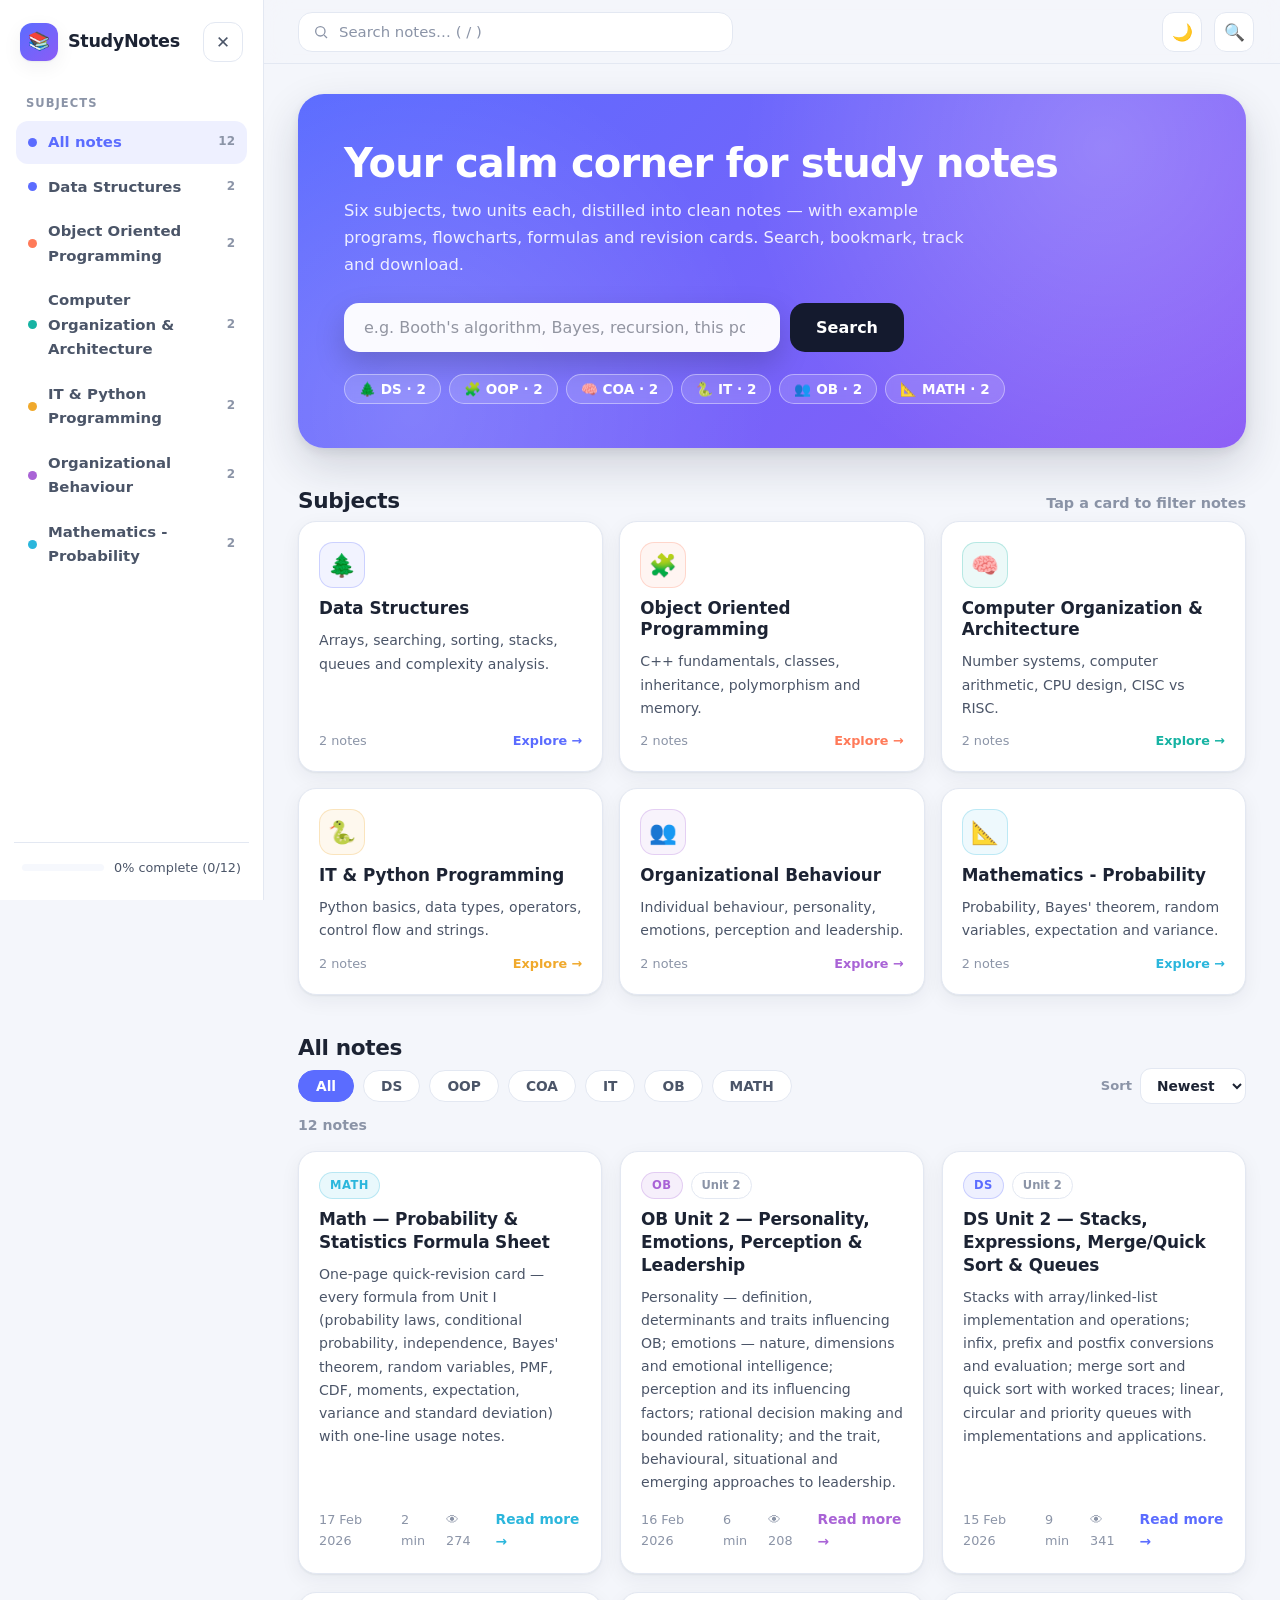
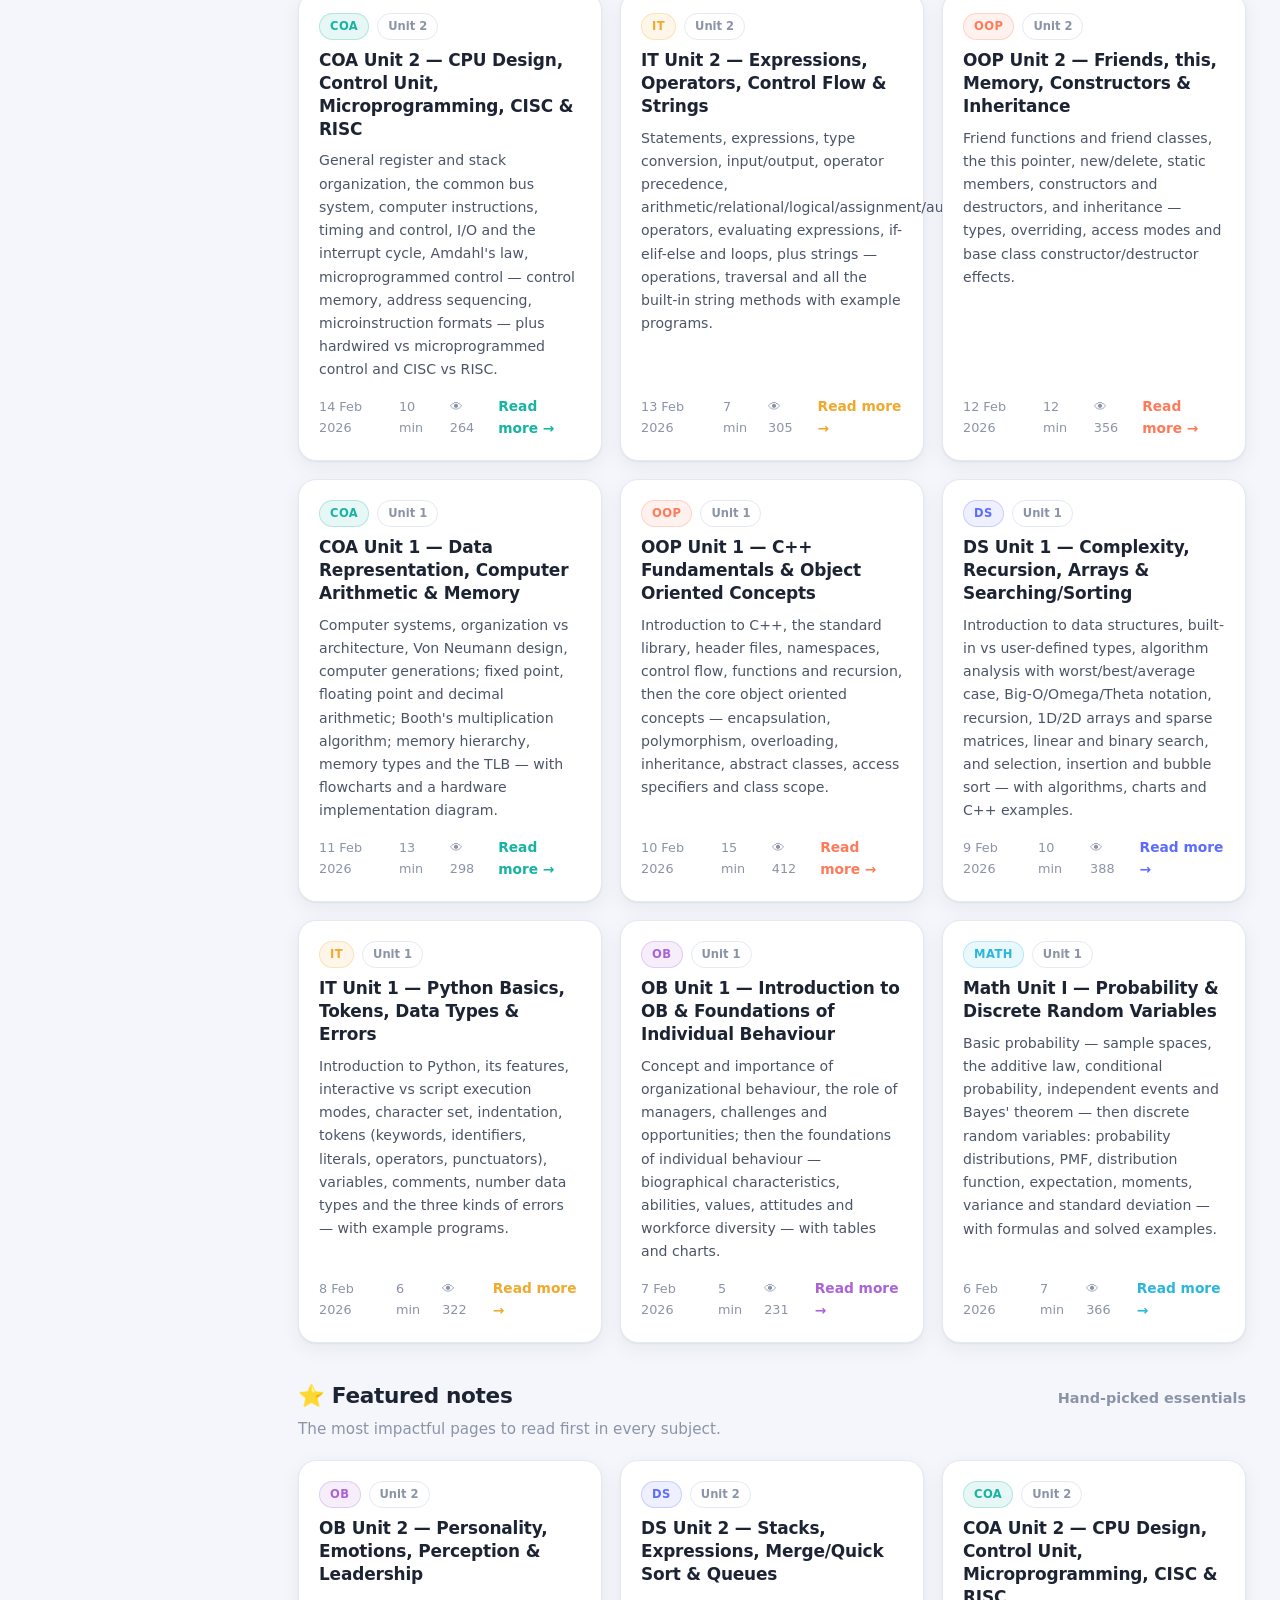
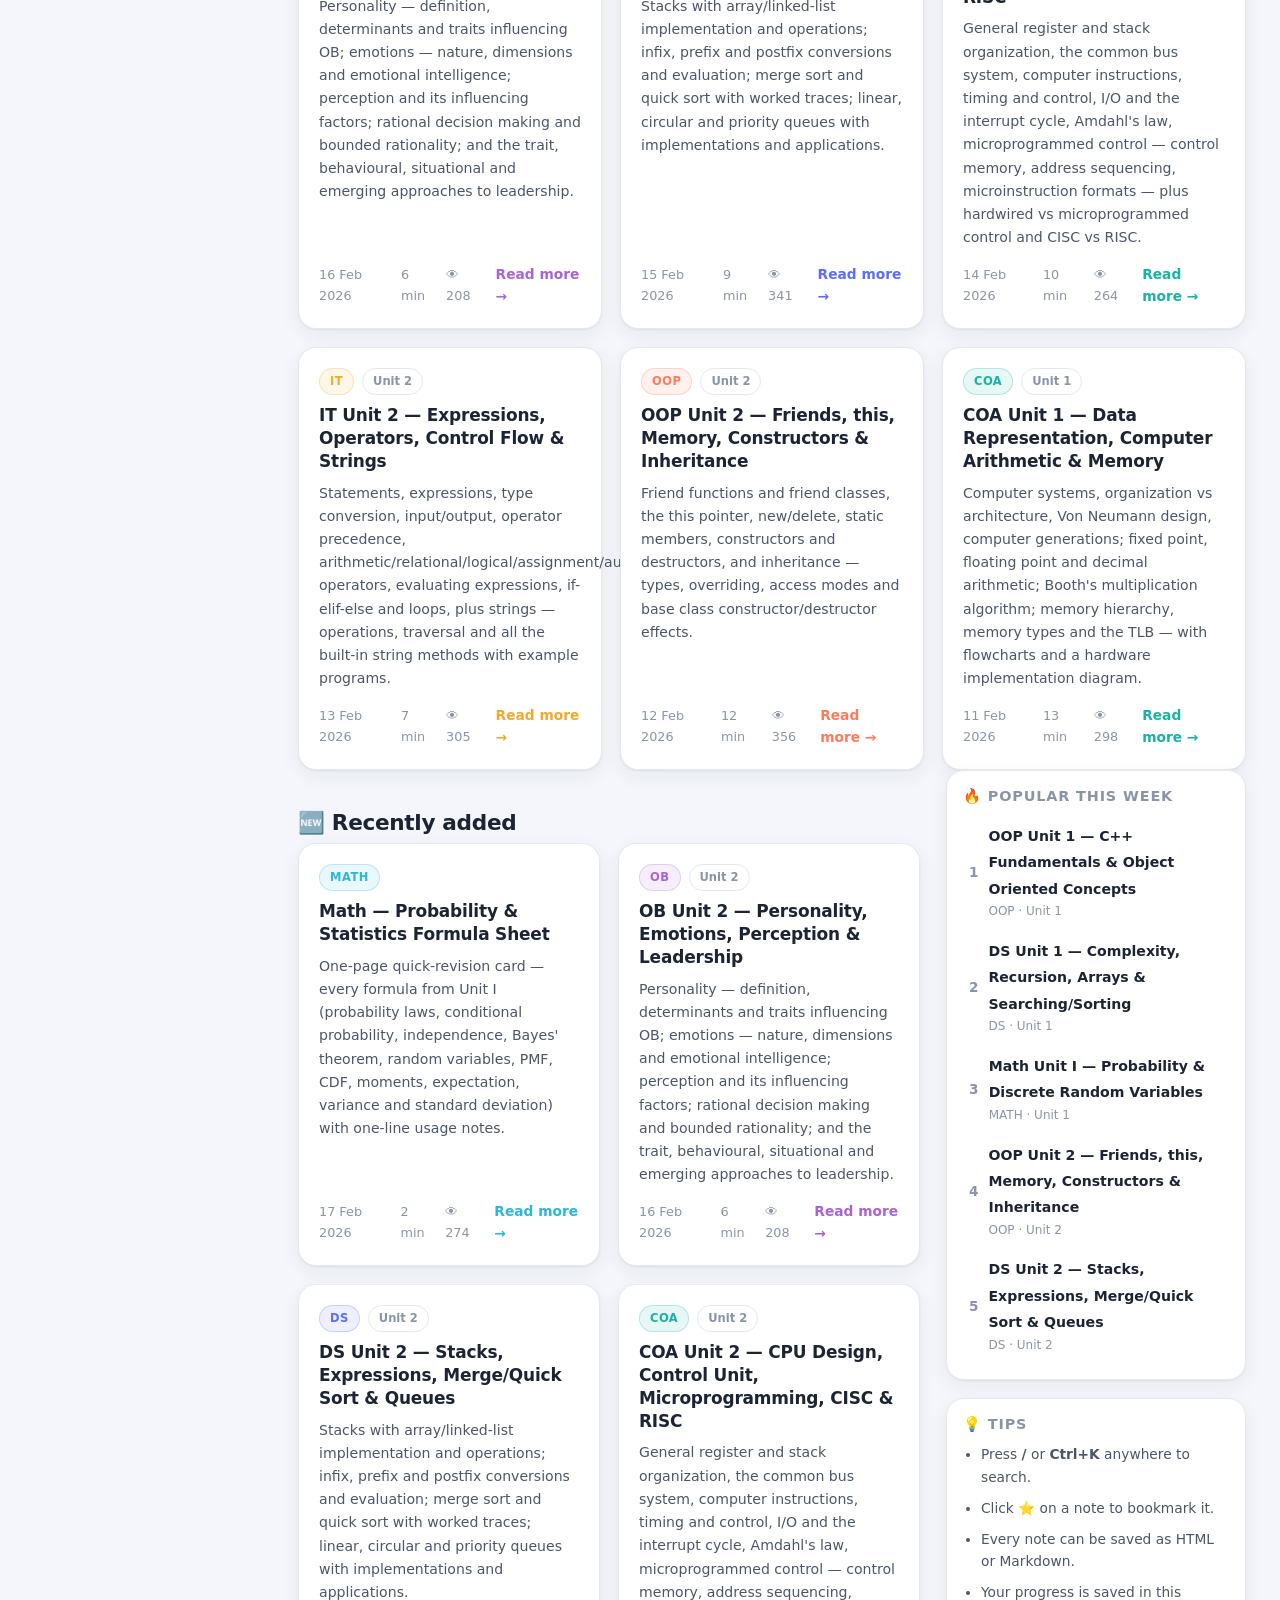
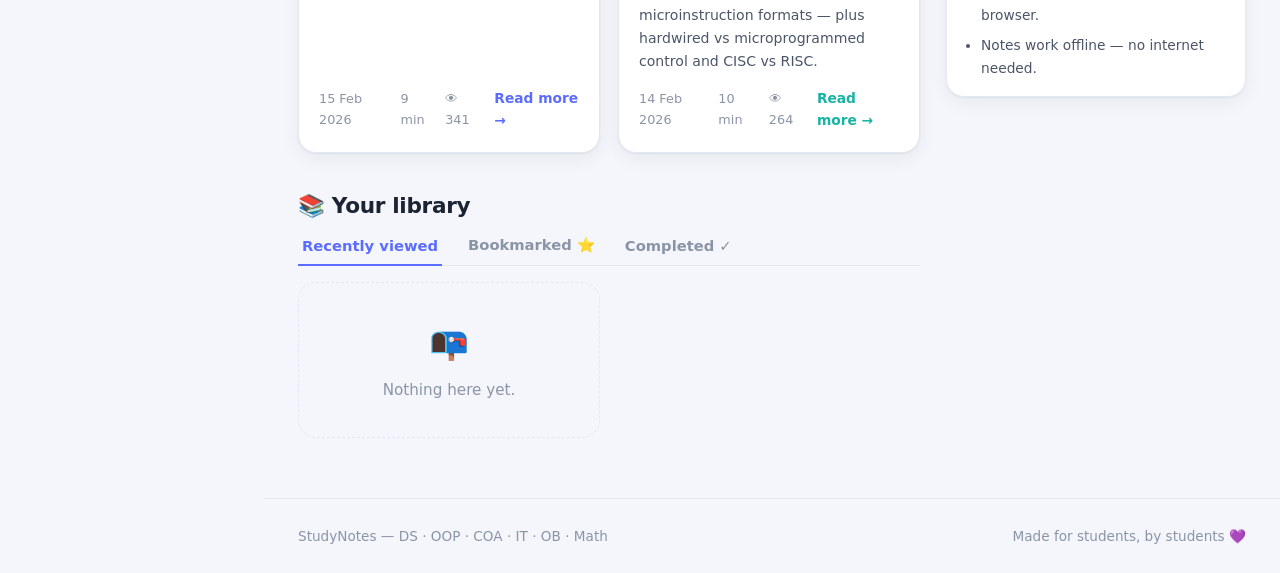
<file: index.html>
<!doctype html>
<html lang="en">
<head>
  <meta charset="utf-8">
  <meta name="viewport" content="width=device-width, initial-scale=1">
  <title>StudyNotes — Organize & Read Study Notes</title>
  <meta name="description" content="A calm, modern library of study notes for DS, OOP, COA, IT, OB and Mathematics.">
  <link rel="icon" href="data:image/svg+xml,<svg xmlns='http://www.w3.org/2000/svg' viewBox='0 0 100 100'><text y='.9em' font-size='90'>📚</text></svg>">
  <link rel="stylesheet" href="assets/css/style.css">
</head>
<body id="indexRoot">
  <div class="progress-top" aria-hidden="true"><i id="progressTop"></i></div>

  <!-- ============================================================ sidebar -->
  <aside class="sidebar" id="sidebar">
    <div class="sidebar-head">
      <a class="brand" href="index.html"><span class="brand-mark">📚</span><span>StudyNotes</span></a>
      <button class="icon-btn sidebar-close" id="closeSidebar" aria-label="Close menu">✕</button>
    </div>
    <nav class="side-nav" id="sideNav" aria-label="Subjects"></nav>
    <div class="sidebar-foot">
      <div class="progress-mini">
        <div class="progress-mini-bar" id="progressMiniBar" aria-hidden="true"></div>
        <span id="progressMiniText">Loading…</span>
      </div>
    </div>
  </aside>
  <div class="scrim" id="scrim" aria-hidden="true"></div>

  <!-- ============================================================ main -->
  <div class="main">
    <header class="topbar">
      <button class="icon-btn burger" id="openSidebar" aria-label="Open menu">☰</button>
      <div class="topbar-search" role="search">
        <svg width="16" height="16" viewBox="0 0 24 24" fill="none" stroke="currentColor" stroke-width="2"><circle cx="11" cy="11" r="7"/><path d="M21 21l-4.3-4.3"/></svg>
        <input type="search" placeholder="Search notes… ( / )" aria-label="Search notes">
      </div>
      <div class="topbar-spacer"></div>
      <button class="icon-btn" id="themeToggle" aria-label="Toggle theme">🌙</button>
      <button class="icon-btn" id="searchBtn" aria-label="Open search">🔍</button>
    </header>

    <main class="content">
      <!-- hero -->
      <section class="hero">
        <h1>Your calm corner for study notes</h1>
        <p>Six subjects, two units each, distilled into clean notes — with example programs, flowcharts, formulas and revision cards. Search, bookmark, track and download.</p>
        <div class="hero-search">
          <input id="heroSearch" type="search" placeholder="e.g. Booth's algorithm, Bayes, recursion, this pointer…" aria-label="Search all notes">
          <button id="heroSearchBtn" type="button">Search</button>
        </div>
        <div class="hero-chips" id="heroChips"></div>
      </section>

      <!-- subjects -->
      <section class="section" id="subjectsSection" aria-label="Subject categories">
        <div class="section-head">
          <h2>Subjects</h2>
          <span class="more">Tap a card to filter notes</span>
        </div>
        <div class="subject-grid" id="subjectGrid"></div>
      </section>

      <!-- browse -->
      <section class="section" id="browseSection" aria-label="Browse all notes">
        <div class="section-head">
          <h2 id="browseTitle">All notes</h2>
        </div>
        <div class="browse-bar">
          <div class="chip-row" id="browseChips" role="group" aria-label="Filter by subject"></div>
          <div class="sort-wrap">
            <label for="browseSort">Sort</label>
            <select class="sortstyle" id="browseSort">
              <option value="recent">Newest</option>
              <option value="popular">Popular</option>
              <option value="title">A → Z</option>
            </select>
          </div>
        </div>
        <p class="browse-count" id="browseCount"></p>
        <div class="note-grid" id="browseGrid"></div>
      </section>

      <!-- featured -->
      <section class="section" aria-label="Featured notes">
        <div class="section-head">
          <h2>⭐ Featured notes</h2>
          <span class="more">Hand-picked essentials</span>
        </div>
        <p class="section-sub">The most impactful pages to read first in every subject.</p>
        <div class="note-grid" id="featuredGrid"></div>
      </section>

      <div class="layout-2col">
        <div>
          <!-- recently added -->
          <section class="section" aria-label="Recently added notes">
            <div class="section-head">
              <h2>🆕 Recently added</h2>
            </div>
            <div class="note-grid" id="recentGrid"></div>
          </section>

          <!-- your library -->
          <section class="section" aria-label="Your library">
            <div class="section-head"><h2>📚 Your library</h2></div>
            <div class="tabs" role="tablist">
              <button class="tab-btn active" data-panel="panelRecent" role="tab">Recently viewed</button>
              <button class="tab-btn" data-panel="panelMarks" role="tab">Bookmarked ⭐</button>
              <button class="tab-btn" data-panel="panelDone" role="tab">Completed ✓</button>
            </div>
            <div class="tab-panel active" id="panelRecent" role="tabpanel">
              <div class="note-grid" id="recentViewGrid"></div>
            </div>
            <div class="tab-panel" id="panelMarks" role="tabpanel">
              <div class="note-grid" id="bookmarkGrid"></div>
            </div>
            <div class="tab-panel" id="panelDone" role="tabpanel">
              <div class="note-grid" id="doneGrid"></div>
            </div>
          </section>
        </div>

        <!-- rails -->
        <aside class="rail">
          <div class="rail-card">
            <h3>🔥 Popular this week</h3>
            <div id="popularRail"></div>
          </div>
          <div class="rail-card">
            <h3>💡 Tips</h3>
            <ul style="margin:0;padding-left:18px;font-size:.86rem;color:var(--text-2);display:grid;gap:8px">
              <li>Press <b>/</b> or <b>Ctrl+K</b> anywhere to search.</li>
              <li>Click <b>⭐</b> on a note to bookmark it.</li>
              <li>Every note can be saved as HTML or Markdown.</li>
              <li>Your progress is saved in this browser.</li>
              <li>Notes work offline — no internet needed.</li>
            </ul>
          </div>
        </aside>
      </div>
    </main>

    <footer class="footer">
      <span>StudyNotes — DS · OOP · COA · IT · OB · Math</span>
      <span>Made for students, by students 💜</span>
    </footer>
  </div>

  <!-- ============================================================ search overlay -->
  <div class="overlay" id="searchOverlay" role="dialog" aria-label="Search notes">
    <div class="search-panel">
      <div class="sp-head">
        <svg width="18" height="18" viewBox="0 0 24 24" fill="none" stroke="currentColor" stroke-width="2" style="color:var(--text-3)"><circle cx="11" cy="11" r="7"/><path d="M21 21l-4.3-4.3"/></svg>
        <input id="searchInput" type="search" placeholder="Search titles, tags, descriptions…" autocomplete="off">
        <button class="btn" style="padding:6px 12px" onclick="document.getElementById('searchOverlay').classList.remove('open')">Esc</button>
      </div>
      <div class="sp-results" id="searchResults"></div>
      <div class="sp-foot"><span>↑↓ navigate</span><span>↵ open</span><span>/ or Ctrl+K to search</span></div>
    </div>
  </div>

  <div class="toast" id="toast" role="status"></div>

  <script src="assets/js/vendor/sql-wasm.js"></script>
  <script src="assets/js/notes-data.js"></script>
  <script src="assets/js/db.js"></script>
  <script src="assets/js/app.js"></script>
</body>
</html>
</file>
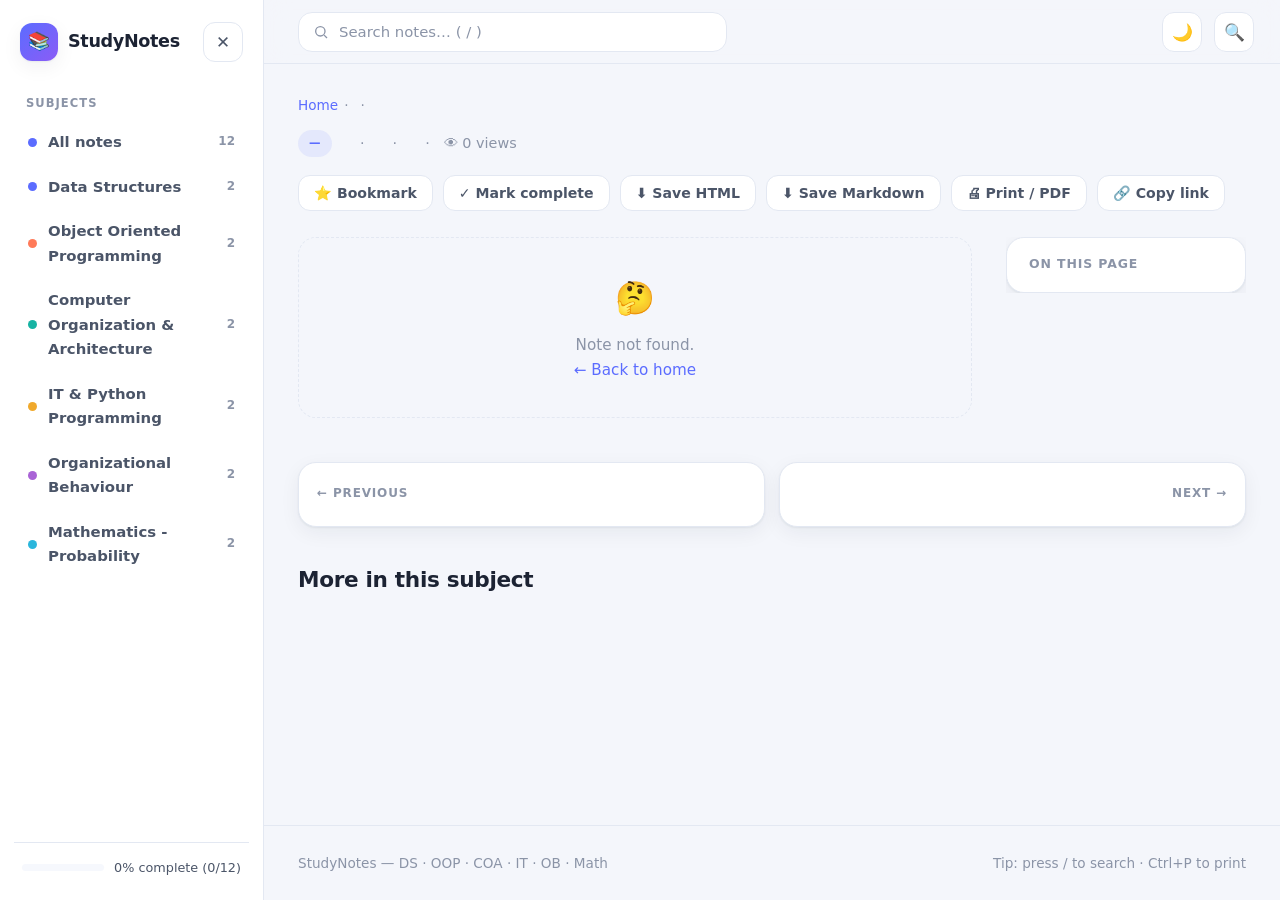
<file: note.html>
<!doctype html>
<html lang="en">
<head>
  <meta charset="utf-8">
  <meta name="viewport" content="width=device-width, initial-scale=1">
  <title>Note — StudyNotes</title>
  <meta name="description" content="A study note.">
  <link rel="icon" href="data:image/svg+xml,<svg xmlns='http://www.w3.org/2000/svg' viewBox='0 0 100 100'><text y='.9em' font-size='90'>📚</text></svg>">
  <link rel="stylesheet" href="assets/css/style.css">
</head>
<body id="noteRoot">
  <div class="progress-top" aria-hidden="true"><i id="progressTop"></i></div>

  <!-- ============================================================ sidebar -->
  <aside class="sidebar" id="sidebar">
    <div class="sidebar-head">
      <a class="brand" href="index.html"><span class="brand-mark">📚</span><span>StudyNotes</span></a>
      <button class="icon-btn sidebar-close" id="closeSidebar" aria-label="Close menu">✕</button>
    </div>
    <nav class="side-nav" id="sideNav" aria-label="Subjects"></nav>
    <div class="sidebar-foot">
      <div class="progress-mini">
        <div class="progress-mini-bar" id="progressMiniBar" aria-hidden="true"></div>
        <span id="progressMiniText">Loading…</span>
      </div>
    </div>
  </aside>
  <div class="scrim" id="scrim" aria-hidden="true"></div>

  <!-- ============================================================ main -->
  <div class="main">
    <header class="topbar">
      <button class="icon-btn burger" id="openSidebar" aria-label="Open menu">☰</button>
      <div class="topbar-search" role="search">
        <svg width="16" height="16" viewBox="0 0 24 24" fill="none" stroke="currentColor" stroke-width="2"><circle cx="11" cy="11" r="7"/><path d="M21 21l-4.3-4.3"/></svg>
        <input type="search" placeholder="Search notes… ( / )" aria-label="Search notes">
      </div>
      <span class="crumb" id="noteCrumbTop"></span>
      <div class="topbar-spacer"></div>
      <button class="icon-btn" id="themeToggle" aria-label="Toggle theme">🌙</button>
      <button class="icon-btn" id="searchBtn" aria-label="Open search">🔍</button>
    </header>

    <main class="content">
      <nav class="breadcrumb" aria-label="Breadcrumb">
        <a href="index.html">Home</a>
        <span>·</span>
        <span id="noteSubjectLink"></span>
        <span>·</span>
        <span id="noteCrumbTitle"></span>
      </nav>

      <header class="note-head">
        <h1 class="note-title" id="noteTitle"></h1>
        <div class="note-meta">
          <span id="noteTag" class="tag">—</span>
          <span id="noteUnit"></span>
          <span>·</span>
          <span id="noteDate"></span>
          <span>·</span>
          <span id="noteReading"></span>
          <span>·</span>
          <span>👁 <span id="noteViews">0</span> views</span>
        </div>
        <p class="section-sub" id="noteMetaDesc" style="margin-bottom:.9rem"></p>

        <div class="note-actions">
          <button class="btn" id="markBtn" type="button">⭐ Bookmark</button>
          <button class="btn" id="doneBtn" type="button">✓ Mark complete</button>
          <button class="btn" id="dlHtml" type="button">⬇ Save HTML</button>
          <button class="btn" id="dlMd" type="button">⬇ Save Markdown</button>
          <button class="btn" id="printBtn" type="button">🖨 Print / PDF</button>
          <button class="btn" id="copyLink" type="button">🔗 Copy link</button>
        </div>
      </header>

      <div class="note-layout">
        <article class="note-body" id="noteBody"><p>Loading…</p></article>
        <aside class="toc-col" id="tocCol" aria-label="Table of contents">
          <nav class="toc-card">
            <h4>On this page</h4>
            <ul class="toc-list" id="tocList"></ul>
          </nav>
        </aside>
      </div>

      <nav class="note-pager" aria-label="Note navigation">
        <a class="pager-link" id="prevNote" href="#">
          <span class="dir">← Previous</span>
          <div class="pg-title"></div>
        </a>
        <a class="pager-link right" id="nextNote" href="#">
          <span class="dir">Next →</span>
          <div class="pg-title"></div>
        </a>
      </nav>

      <section class="section" aria-label="Related notes">
        <div class="section-head"><h2>More in this subject</h2></div>
        <div class="note-grid" id="relatedGrid"></div>
      </section>
    </main>

    <footer class="footer">
      <span>StudyNotes — DS · OOP · COA · IT · OB · Math</span>
      <span>Tip: press / to search · Ctrl+P to print</span>
    </footer>
  </div>

  <!-- ============================================================ search overlay -->
  <div class="overlay" id="searchOverlay" role="dialog" aria-label="Search notes">
    <div class="search-panel">
      <div class="sp-head">
        <svg width="18" height="18" viewBox="0 0 24 24" fill="none" stroke="currentColor" stroke-width="2" style="color:var(--text-3)"><circle cx="11" cy="11" r="7"/><path d="M21 21l-4.3-4.3"/></svg>
        <input id="searchInput" type="search" placeholder="Search titles, tags, descriptions…" autocomplete="off">
        <button class="btn" style="padding:6px 12px" onclick="document.getElementById('searchOverlay').classList.remove('open')">Esc</button>
      </div>
      <div class="sp-results" id="searchResults"></div>
      <div class="sp-foot"><span>↑↓ navigate</span><span>↵ open</span><span>/ or Ctrl+K to search</span></div>
    </div>
  </div>

  <div class="toast" id="toast" role="status"></div>

  <script src="assets/js/vendor/sql-wasm.js"></script>
  <script src="assets/js/notes-data.js"></script>
  <script src="assets/js/db.js"></script>
  <script src="assets/js/app.js"></script>
</body>
</html>
</file>
<file: assets/css/style.css>
/* ==========================================================================
   StudyNotes — design system
   Soft, calm, modern. Light + dark themes via CSS custom properties.
   ========================================================================== */

:root {
  --bg: #f4f6fb;
  --bg-soft: #eef1f8;
  --surface: #ffffff;
  --surface-2: #f6f8fd;
  --border-2: #e3e8f2;
  --text: #1c2333;
  --text-2: #4b5568;
  --text-3: #8b94a7;
  --accent: #5b6cff;
  --accent-2: #8b5cf6;
  --accent-soft: rgba(91, 108, 255, 0.10);
  --hero-a: #5b6cff;
  --hero-b: #8b5cf6;
  --hl-bg: #fde68a;
  --shadow: 0 1px 2px rgba(23, 30, 54, 0.06), 0 6px 20px rgba(23, 30, 54, 0.06);
  --shadow-lg: 0 4px 10px rgba(23, 30, 54, 0.08), 0 18px 44px rgba(23, 30, 54, 0.16);
  --radius: 18px;
  --radius-sm: 11px;
  --sidebar-w: 264px;
  --topbar-h: 64px;

  /* code block palette */
  --code-bg: #0f1524;
  --code-head: #161d31;
  --c-kw: #c792ea;
  --c-str: #c3e88d;
  --c-com: #6f7d95;
  --c-num: #f78c6c;
  --c-pre: #82aaff;
  --c-blt: #82aaff;
  --code-text: #dbe4f3;

  --font-sans: "Inter", ui-sans-serif, system-ui, -apple-system, "Segoe UI",
               Roboto, "Helvetica Neue", Arial, "Noto Sans", sans-serif;
  --font-mono: ui-monospace, "SF Mono", "JetBrains Mono", "Fira Code",
               Menlo, Consolas, "Liberation Mono", monospace;
}

[data-theme="dark"] {
  --bg: #0d1220;
  --bg-soft: #111828;
  --surface: #171e30;
  --surface-2: #1d2539;
  --border-2: #26304a;
  --text: #e8ecf6;
  --text-2: #aab4cc;
  --text-3: #727e9c;
  --accent: #7c8cff;
  --accent-2: #a78bfa;
  --accent-soft: rgba(124, 140, 255, 0.14);
  --hero-a: #3846c9;
  --hero-b: #6d28d9;
  --hl-bg: rgba(251, 191, 36, 0.35);
  --shadow: 0 1px 2px rgba(0, 0, 0, 0.35), 0 10px 26px rgba(0, 0, 0, 0.35);
  --shadow-lg: 0 6px 14px rgba(0, 0, 0, 0.4), 0 24px 60px rgba(0, 0, 0, 0.55);
  --row-hover: rgba(124, 140, 255, 0.06);
}

* { box-sizing: border-box; }

html { scroll-behavior: smooth; }

body {
  margin: 0;
  font-family: var(--font-sans);
  background: var(--bg);
  color: var(--text);
  line-height: 1.65;
  font-size: 16px;
  -webkit-font-smoothing: antialiased;
  transition: background 0.3s ease, color 0.3s ease;
}

h1, h2, h3, h4 { line-height: 1.25; color: var(--text); font-weight: 700; }
p { margin: 0 0 1em; }
a { color: var(--accent); text-decoration: none; }
a:hover { text-decoration: none; }
img { max-width: 100%; }
::selection { background: var(--accent); color: #fff; }

/* slim scrollbars */
*::-webkit-scrollbar { width: 10px; height: 10px; }
*::-webkit-scrollbar-thumb { background: var(--border-2); border-radius: 20px; border: 2px solid transparent; background-clip: padding-box; }
*::-webkit-scrollbar-track { background: transparent; }

button { font-family: inherit; cursor: pointer; }

/* ============================================================ shell */

.progress-top {
  position: fixed; top: 0; left: 0; right: 0; height: 3px; z-index: 100;
  background: transparent;
}
.progress-top > i {
  display: block; height: 100%; width: 0;
  background: linear-gradient(90deg, var(--accent), var(--accent-2));
  transition: width 0.12s ease;
}

.sidebar {
  position: fixed; inset: 0 auto 0 0; width: var(--sidebar-w);
  background: var(--surface);
  border-right: 1px solid var(--border-2);
  display: flex; flex-direction: column;
  z-index: 60; padding: 18px 14px;
  transition: transform 0.28s ease;
}
.sidebar-head { display: flex; align-items: center; justify-content: space-between; padding: 4px 6px 14px; }
.brand { display: flex; align-items: center; gap: 10px; color: var(--text); font-weight: 800; font-size: 1.1rem; letter-spacing: -0.02em; }
.brand-mark {
  width: 38px; height: 38px; border-radius: 12px; display: grid; place-items: center;
  background: linear-gradient(135deg, var(--hero-a), var(--hero-b));
  color: #fff; font-size: 1.1rem;
  box-shadow: var(--shadow);
}
.sidebar-close { display: none; }

.side-nav { flex: 1; overflow-y: auto; padding: 2px; }
.side-label { font-size: 0.72rem; text-transform: uppercase; letter-spacing: 0.09em; color: var(--text-3); margin: 16px 10px 8px; font-weight: 700; }
.side-link {
  display: flex; align-items: center; gap: 11px;
  padding: 9px 12px; border-radius: 12px; color: var(--text-2);
  font-size: 0.93rem; font-weight: 600; margin-bottom: 2px;
  transition: background 0.18s ease, color 0.18s ease;
}
.side-link:hover { background: var(--surface-2); color: var(--text); }
.side-link.active { background: var(--accent-soft); color: var(--accent); }
.side-dot { width: 9px; height: 9px; border-radius: 50%; flex-shrink: 0; }
.side-link .side-count { margin-left: auto; font-size: 0.75rem; color: var(--text-3); font-variant-numeric: tabular-nums; }

.sidebar-foot { border-top: 1px solid var(--border-2); padding: 14px 8px 4px; }
.progress-mini { display: flex; align-items: center; gap: 10px; font-size: 0.8rem; color: var(--text-2); }
.progress-mini-bar { flex: 1; height: 7px; border-radius: 20px; background: var(--surface-2); overflow: hidden; }
.progress-mini-bar > i { display: block; height: 100%; width: 0; background: linear-gradient(90deg, var(--accent), var(--accent-2)); border-radius: 20px; transition: width 0.4s ease; }

.scrim {
  position: fixed; inset: 0; background: rgba(10, 14, 26, 0.5);
  z-index: 55; opacity: 0; pointer-events: none; transition: opacity 0.25s ease;
}

.main { margin-left: var(--sidebar-w); min-height: 100vh; display: flex; flex-direction: column; }

/* ============================================================ topbar */

.topbar {
  position: sticky; top: 0; z-index: 40; height: var(--topbar-h);
  display: flex; align-items: center; gap: 12px;
  padding: 0 26px;
  background: color-mix(in srgb, var(--bg) 82%, transparent);
  backdrop-filter: blur(12px);
  border-bottom: 1px solid var(--border-2);
}
.topbar .crumb { font-size: 0.95rem; color: var(--text-2); white-space: nowrap; overflow: hidden; text-overflow: ellipsis; }
.icon-btn {
  width: 40px; height: 40px; border-radius: 12px; border: 1px solid var(--border-2);
  background: var(--surface); color: var(--text-2); font-size: 1.05rem;
  display: grid; place-items: center; transition: all 0.2s ease; flex-shrink: 0;
}
.icon-btn:hover { color: var(--accent); border-color: var(--accent); transform: translateY(-1px); }
.burger { display: none; }

.topbar-search {
  flex: 1; max-width: 460px; display: flex; align-items: center; gap: 8px;
  background: var(--surface); border: 1px solid var(--border-2);
  border-radius: 14px; padding: 9px 14px; margin-left: 8px;
  transition: border-color 0.2s ease, box-shadow 0.2s ease;
}
.topbar-search:focus-within { border-color: var(--accent); box-shadow: 0 0 0 3px var(--accent-soft); }
.topbar-search svg { color: var(--text-3); flex-shrink: 0; }
.topbar-search input { flex: 1; border: 0; outline: 0; background: transparent; color: var(--text); font-size: 0.93rem; font-family: inherit; }
.topbar-search input::placeholder, .search-panel input::placeholder { color: var(--text-3); }
.kbd { font-size: 0.72rem; color: var(--text-3); border: 1px solid var(--border-2); border-radius: 6px; padding: 2px 6px; background: var(--surface-2); font-family: var(--font-mono); }

.topbar-spacer { flex: 1; }

/* ============================================================ content */

.content { flex: 1; padding: 30px 34px 60px; max-width: 1200px; width: 100%; margin: 0 auto; }

/* hero */
.hero {
  position: relative; overflow: hidden;
  border-radius: 26px; padding: 44px 46px; color: #fff;
  background: linear-gradient(135deg, var(--hero-a), var(--hero-b));
  box-shadow: var(--shadow-lg);
  margin-bottom: 34px;
}
.hero::after {
  content: ""; position: absolute; inset: 0; pointer-events: none;
  background:
    radial-gradient(circle at 85% 15%, rgba(255, 255, 255, 0.22), transparent 42%),
    radial-gradient(circle at 12% 90%, rgba(255, 255, 255, 0.16), transparent 40%);
}
.hero > * { position: relative; z-index: 1; }
.hero h1 { color: #fff; font-size: clamp(1.7rem, 3.4vw, 2.5rem); margin: 0 0 10px; letter-spacing: -0.02em; }
.hero p { color: rgba(255, 255, 255, 0.88); max-width: 640px; margin-bottom: 24px; font-size: 1.02rem; }
.hero-search { display: flex; gap: 10px; max-width: 560px; }
.hero-search input {
  flex: 1; border: 0; outline: 0; border-radius: 15px; padding: 15px 20px;
  font-size: 1rem; font-family: inherit; color: #141a2e; caret-color: #141a2e;
  background: rgba(255, 255, 255, 0.96); box-shadow: 0 12px 30px rgba(0, 0, 0, 0.18);
}
.hero-search input::placeholder { color: rgba(20, 26, 46, 0.45); }
.hero-search button {
  border: 0; border-radius: 15px; padding: 0 26px; font-weight: 700; font-size: 1rem;
  background: #141a2e; color: #fff; transition: transform 0.18s ease, background 0.18s ease;
}
.hero-search button:hover { transform: translateY(-2px); background: #000; }
.hero-chips { display: flex; flex-wrap: wrap; gap: 8px; margin-top: 22px; }
.hero-chip {
  border: 1px solid rgba(255, 255, 255, 0.4); background: rgba(255, 255, 255, 0.14);
  color: #fff; border-radius: 999px; padding: 6px 14px; font-size: 0.85rem; font-weight: 600;
  backdrop-filter: blur(4px); transition: background 0.2s ease;
}
.hero-chip:hover { background: rgba(255, 255, 255, 0.28); }

/* section headings */
.section { margin-top: 40px; }
.section-head { display: flex; align-items: baseline; justify-content: space-between; gap: 14px; margin-bottom: 6px; }
.section-head h2 { font-size: 1.35rem; letter-spacing: -0.015em; margin: 0; }
.section-head .more { font-size: 0.9rem; color: var(--text-3); font-weight: 600; white-space: nowrap; }
.section-sub { color: var(--text-3); font-size: 0.95rem; margin: 0 0 18px; }

/* subject cards */
.subject-grid { display: grid; grid-template-columns: repeat(auto-fill, minmax(240px, 1fr)); gap: 16px; }
.subject-card {
  background: var(--surface); border: 1px solid var(--border-2); border-radius: var(--radius);
  padding: 20px; display: flex; flex-direction: column; gap: 10px;
  transition: transform 0.24s ease, box-shadow 0.24s ease, border-color 0.24s ease;
  box-shadow: var(--shadow); cursor: pointer;
}
.subject-card:hover { transform: translateY(-4px); box-shadow: var(--shadow-lg); border-color: var(--sc, var(--accent)); }
.subject-icon {
  width: 46px; height: 46px; border-radius: 14px; display: grid; place-items: center; font-size: 1.4rem;
  background: var(--sc-soft); border: 1px solid var(--sc-bord);
}
.subject-card h3 { margin: 0; font-size: 1.05rem; }
.subject-card p { margin: 0; font-size: 0.88rem; color: var(--text-2); flex: 1; }
.subject-card .meta-row { display: flex; justify-content: space-between; align-items: center; font-size: 0.8rem; color: var(--text-3); }
.subject-card .go { color: var(--sc, var(--accent)); font-weight: 700; }

/* note cards */
.note-grid { display: grid; grid-template-columns: repeat(auto-fill, minmax(300px, 1fr)); gap: 18px; }
.note-card {
  background: var(--surface); border: 1px solid var(--border-2); border-radius: var(--radius);
  padding: 20px; display: flex; flex-direction: column; gap: 9px; position: relative;
  box-shadow: var(--shadow); cursor: pointer;
  transition: transform 0.24s ease, box-shadow 0.24s ease, border-color 0.24s ease;
}
.note-card:hover { transform: translateY(-4px); box-shadow: var(--shadow-lg); border-color: var(--subj, var(--accent)); }
.note-card-top { display: flex; align-items: center; gap: 8px; flex-wrap: wrap; }
.tag {
  font-size: 0.72rem; font-weight: 700; letter-spacing: 0.04em; text-transform: uppercase;
  color: var(--subj, var(--accent)); background: var(--subj-soft, var(--accent-soft));
  padding: 3px 10px; border-radius: 999px; border: 1px solid var(--subj-bord, transparent);
}
.tag.tag-solve { color: var(--text-3); background: transparent; border: 1px solid var(--border-2); text-transform: none; letter-spacing: 0; }
.note-card h3 { margin: 0; font-size: 1.06rem; letter-spacing: -0.01em; line-height: 1.35; }
.note-card p { margin: 0; font-size: 0.88rem; color: var(--text-2); flex: 1; }
.note-card-foot { display: flex; align-items: center; gap: 14px; font-size: 0.8rem; color: var(--text-3); margin-top: 4px; }
.note-card-foot .views { margin-left: auto; display: inline-flex; align-items: center; gap: 5px; font-variant-numeric: tabular-nums; }
.read-more { font-weight: 700; font-size: 0.86rem; color: var(--subj, var(--accent)); display: inline-flex; align-items: center; gap: 5px; }
.done-badge {
  position: absolute; top: 14px; right: 14px; width: 22px; height: 22px; border-radius: 50%;
  background: #22c55e; color: #fff; display: grid; place-items: center; font-size: 0.7rem;
  opacity: 0; transform: scale(0.4); transition: all 0.25s ease;
}
.note-card.is-done .done-badge { opacity: 1; transform: scale(1); }
.bookmark-btn {
  border: 0; background: transparent; color: var(--text-3); font-size: 1.05rem;
  padding: 4px; border-radius: 8px; transition: color 0.15s ease; line-height: 1;
}
.bookmark-btn:hover { color: var(--accent); }
.bookmark-btn.on { color: #f59e0b; }

/* library tabs */
.tabs { display: flex; gap: 6px; border-bottom: 1px solid var(--border-2); margin-bottom: 16px; }

/* browse filters */
.browse-bar { display: flex; flex-wrap: wrap; gap: 12px; align-items: center; margin-bottom: 18px; }
.chip-row { display: flex; flex-wrap: wrap; gap: 9px; flex: 1; min-width: 0; }
.chip {
  border: 1px solid var(--border-2); background: var(--surface); color: var(--text-2);
  border-radius: 999px; padding: 7px 17px; font-size: 0.86rem; font-weight: 700;
  transition: all 0.18s ease; font-family: inherit;
}
.chip:hover { border-color: var(--accent); color: var(--accent); transform: translateY(-1px); }
.chip.active { background: var(--accent); border-color: var(--accent); color: #fff; }
.sort-wrap { margin-left: auto; display: flex; align-items: center; gap: 8px; }
.sort-wrap label { font-size: 0.82rem; color: var(--text-3); font-weight: 700; }
select.sortstyle {
  border: 1px solid var(--border-2); background: var(--surface); color: var(--text);
  border-radius: 11px; padding: 8px 12px; font-size: 0.86rem; font-weight: 600;
  font-family: inherit; cursor: pointer; outline: none;
}
select.sortstyle:focus { border-color: var(--accent); }
.browse-count { font-size: 0.88rem; color: var(--text-3); font-weight: 600; margin-top: -8px; margin-bottom: 14px; }
.tab-btn {
  border: 0; background: transparent; color: var(--text-3); font-weight: 700; font-size: 0.92rem;
  padding: 10px 4px; margin-right: 16px; border-bottom: 2.5px solid transparent; margin-bottom: -1px;
  transition: color 0.18s ease, border-color 0.18s ease;
}
.tab-btn:hover { color: var(--text); }
.tab-btn.active { color: var(--accent); border-color: var(--accent); }
.tab-panel { display: none; }
.tab-panel.active { display: block; animation: fadeUp 0.3s ease; }
.empty-state {
  border: 1.5px dashed var(--border-2); border-radius: var(--radius); padding: 34px; text-align: center;
  color: var(--text-3); font-size: 0.95rem;
}
.empty-state .big { font-size: 2rem; display: block; margin-bottom: 8px; }

/* layout rails */
.layout-2col { display: grid; grid-template-columns: 1fr 300px; gap: 26px; align-items: start; }
.rail { position: sticky; top: calc(var(--topbar-h) + 20px); display: flex; flex-direction: column; gap: 18px; }
.rail-card {
  background: var(--surface); border: 1px solid var(--border-2); border-radius: var(--radius);
  padding: 16px; box-shadow: var(--shadow);
}
.rail-card h3 { margin: 0 0 10px; font-size: 0.9rem; text-transform: uppercase; letter-spacing: 0.06em; color: var(--text-3); }
.rail-item { display: flex; gap: 10px; padding: 8px 6px; border-radius: 10px; align-items: center; }
.rail-item:hover { background: var(--surface-2); }
.rail-item .rank { font-weight: 800; color: var(--text-3); font-size: 0.85rem; width: 18px; font-variant-numeric: tabular-nums; }
.rail-item .rail-title { font-size: 0.88rem; font-weight: 600; color: var(--text); line-height: 1.35; }
.rail-item .rail-meta { display: block; font-size: 0.75rem; color: var(--text-3); font-weight: 500; }

/* ============================================================ note page */

.note-head { margin-bottom: 26px; }
.breadcrumb { font-size: 0.85rem; color: var(--text-3); margin-bottom: 12px; display: flex; flex-wrap: wrap; gap: 6px; align-items: center; }
.breadcrumb a:hover { color: var(--accent); }
.note-title { font-size: clamp(1.5rem, 3vw, 2.15rem); letter-spacing: -0.02em; margin: 0 0 14px; }
.note-meta { display: flex; flex-wrap: wrap; gap: 14px; color: var(--text-3); font-size: 0.9rem; margin-bottom: 18px; align-items: center; }

.note-actions { display: flex; flex-wrap: wrap; gap: 10px; }
.btn {
  display: inline-flex; align-items: center; gap: 8px;
  border: 1px solid var(--border-2); background: var(--surface); color: var(--text-2);
  border-radius: 12px; padding: 9px 15px; font-size: 0.88rem; font-weight: 700;
  transition: all 0.18s ease;
}
.btn:hover { color: var(--accent); border-color: var(--accent); transform: translateY(-1px); }
.btn.primary { background: var(--accent); border-color: var(--accent); color: #fff; }
.btn.primary:hover { background: color-mix(in srgb, var(--accent) 88%, #000); color: #fff; }
.btn.on { background: #fef3c7; border-color: #f59e0b; color: #b45309; }

.note-layout { display: grid; grid-template-columns: minmax(0, 1fr) 240px; gap: 34px; align-items: start; }

.toc-col { position: sticky; top: calc(var(--topbar-h) + 22px); max-height: calc(100vh - var(--topbar-h) - 44px); overflow-y: auto; }
.toc-card {
  border: 1px solid var(--border-2); border-radius: var(--radius); background: var(--surface);
  padding: 12px; box-shadow: var(--shadow);
}
.toc-card h4 { margin: 6px 10px 8px; font-size: 0.78rem; text-transform: uppercase; letter-spacing: 0.07em; color: var(--text-3); }
.toc-list { margin: 0; padding: 0; list-style: none; font-size: 0.85rem; }
.toc-list li a { display: block; padding: 6px 10px; border-radius: 8px; color: var(--text-2); border-left: 2.5px solid transparent; }
.toc-list li a:hover { background: var(--surface-2); color: var(--text); }
.toc-list li.level-3 a { padding-left: 22px; font-size: 0.8rem; }
.toc-list li a.active { color: var(--accent); border-left-color: var(--accent); background: var(--accent-soft); }
.toc-list li:empty { display: none; }

/* article prose */
.note-body { min-width: 0; }
.note-body h2 {
  font-size: 1.45rem; margin: 42px 0 14px; padding-bottom: 8px;
  border-bottom: 1.5px solid var(--border-2); letter-spacing: -0.015em; scroll-margin-top: 84px;
}
.note-body h3 { font-size: 1.15rem; margin: 30px 0 10px; scroll-margin-top: 84px; }
.note-body h4 { font-size: 1rem; margin: 24px 0 8px; }
.note-body p { font-size: 0.98rem; }
.note-body ul, .note-body ol { padding-left: 22px; font-size: 0.97rem; }
.note-body li { margin-bottom: 6px; }
.note-body li > ul, .note-body li > ol { margin-top: 6px; }
.note-body blockquote {
  margin: 16px 0; padding: 12px 18px; border-left: 4px solid var(--accent);
  background: var(--surface-2); border-radius: 0 12px 12px 0; color: var(--text-2);
}
.note-body hr.sep { border: 0; border-top: 1.5px dashed var(--border-2); margin: 34px 0; }

.anchor {
  color: var(--text-3); opacity: 0; font-weight: 400; font-size: 0.85em;
  margin-left: 8px; text-decoration: none !important;
}
.note-body h2:hover .anchor, .note-body h3:hover .anchor, .note-body h4:hover .anchor { opacity: 1; }
.anchor:hover { color: var(--accent); }

mark.kw {
  background: linear-gradient(transparent 8%, var(--hl-bg) 8%);
  color: inherit; border-radius: 3px; padding: 0 2px; font-weight: 600;
}

/* formulas (CSS math) */
.formula {
  margin: 16px 0; padding: 14px 18px; text-align: center;
  background: var(--accent-soft); border: 1px dashed var(--accent);
  border-left: 4px solid var(--accent); border-radius: 12px;
  font-family: var(--font-mono); font-size: 1.04rem; overflow-x: auto;
}
.formula.big { font-size: 1.18rem; padding: 18px; }
.formula .num, .formula .den { font-size: 0.9em; }
.frac {
  display: inline-flex; flex-direction: column; vertical-align: middle; text-align: center;
  margin: 0 4px; line-height: 1.3; font-size: 0.95em;
}
.frac .num { border-bottom: 1.5px solid currentColor; padding: 0 6px 2px; }
.frac .den { padding: 2px 6px 0; }

/* code */
.code {
  margin: 18px 0; border: 1px solid var(--border-2); border-radius: 14px;
  overflow: hidden; background: var(--code-bg); box-shadow: var(--shadow);
}
.code figcaption {
  display: flex; align-items: center; justify-content: space-between;
  padding: 8px 14px; background: var(--code-head); border-bottom: 1px solid rgba(255, 255, 255, 0.06);
}
.code .lang { font-family: var(--font-mono); font-size: 0.72rem; text-transform: uppercase; letter-spacing: 0.08em; color: var(--text-3); }
.code-copy {
  border: 1px solid rgba(255, 255, 255, 0.14); background: transparent; color: var(--text-3);
  border-radius: 8px; font-size: 0.75rem; padding: 4px 10px; font-weight: 700; transition: all 0.15s ease;
}
.code-copy:hover { color: #fff; border-color: var(--accent); }
.code-copy.copied { color: #4ade80; border-color: #4ade80; }
.code pre { margin: 0; padding: 15px 17px; overflow-x: auto; }
.code code { font-family: var(--font-mono); font-size: 0.88rem; line-height: 1.7; color: var(--code-text); display: block; min-width: max-content; }
.c-kw { color: var(--c-kw); }
.c-str, .c-string { color: var(--c-str); }
.c-comment { color: var(--c-com); font-style: italic; }
.c-num { color: var(--c-num); }
.c-pre { color: var(--c-pre); }
.c-blt { color: var(--c-blt); }

/* tables */
.table-wrap { margin: 18px 0; overflow-x: auto; border: 1px solid var(--border-2); border-radius: 14px; box-shadow: var(--shadow); }
.table-wrap table { width: 100%; border-collapse: collapse; font-size: 0.92rem; min-width: 420px; }
.table-wrap th {
  background: var(--surface-2); text-align: left; padding: 11px 15px; font-weight: 700;
  border-bottom: 1.5px solid var(--border-2); white-space: nowrap;
}
.table-wrap td { padding: 10px 15px; border-top: 1px solid var(--border-2); vertical-align: top; }
.table-wrap tbody tr { transition: background 0.12s ease; }
.table-wrap tbody tr:hover { background: var(--row-hover, var(--surface-2)); }

/* callouts */
.callout { margin: 18px 0; border-radius: 14px; padding: 14px 16px 12px; border: 1px solid; }
.callout-title { display: flex; align-items: center; gap: 8px; font-weight: 800; font-size: 0.78rem;
  text-transform: uppercase; letter-spacing: 0.07em; margin-bottom: 6px; }
.callout-title::before { content: attr(data-ico); font-size: 1rem; line-height: 1; }
.callout-body > :last-child { margin-bottom: 0; }
.callout-body p { font-size: 0.95rem; }
.callout-note   { background: rgba(91, 108, 255, 0.07);  border-color: rgba(91, 108, 255, 0.35); }
.callout-note .callout-title   { color: #5b6cff; }
.callout-info   { background: rgba(45, 182, 220, 0.08);  border-color: rgba(45, 182, 220, 0.4); }
.callout-info .callout-title   { color: #13a9c9; }
.callout-tip    { background: rgba(34, 197, 94, 0.07);   border-color: rgba(34, 197, 94, 0.35); }
.callout-tip .callout-title    { color: #16a34a; }
.callout-warn   { background: rgba(245, 158, 11, 0.08);  border-color: rgba(245, 158, 11, 0.4); }
.callout-warn .callout-title   { color: #d97706; }
.callout-example{ background: rgba(167, 99, 214, 0.08);  border-color: rgba(167, 99, 214, 0.35); }
.callout-example .callout-title{ color: #a855f7; }
.callout-formula{ background: rgba(91, 108, 255, 0.07);  border-color: rgba(91, 108, 255, 0.35); }
.callout-formula .callout-title{ color: #5b6cff; }
.callout-def    { background: rgba(139, 148, 167, 0.10); border-color: rgba(139, 148, 167, 0.35); }
.callout-def .callout-title    { color: #64748b; }

/* diagrams */
.flow {
  display: flex; flex-direction: column; align-items: center; gap: 5px;
  margin: 20px auto; max-width: 560px; font-family: var(--font-mono); font-size: 0.9rem;
}
.fnode {
  border: 1.5px solid var(--border-2); background: var(--surface-2);
  padding: 9px 16px; border-radius: 12px; text-align: center; max-width: 100%;
}
.fnode.fmain { border-color: var(--accent); background: var(--accent-soft); font-weight: 600; color: var(--accent); }
.fdiamond {
  border: 1.5px dashed var(--accent); background: var(--surface);
  padding: 9px 16px; border-radius: 12px; text-align: center; max-width: 100%;
}
.farrow { color: var(--text-3); font-size: 1rem; line-height: 1; }

.hw {
  display: flex; flex-direction: column; gap: 10px; margin: 20px 0;
  border: 1.5px dashed var(--border-2); border-radius: 16px; padding: 16px;
  background: var(--surface); font-family: var(--font-mono); font-size: 0.88rem;
  box-shadow: var(--shadow);
}
.hw-row { display: flex; flex-wrap: wrap; align-items: center; justify-content: center; gap: 10px; }
.hw-box {
  border: 1.5px solid var(--border-2); background: var(--surface-2);
  padding: 8px 12px; border-radius: 10px; text-align: center;
}
.hw-box.hw-alu { border-color: var(--accent); background: var(--accent-soft); font-weight: 600; color: var(--accent); }
.hw-box.hw-small { font-size: 0.8em; }
.hw-note { font-size: 0.8em; color: var(--text-2); font-style: italic; text-align: center; flex-basis: 100%; }
.hw-arrow { color: var(--text-3); font-weight: 700; }

.fields { display: flex; flex-wrap: wrap; gap: 6px; margin: 16px 0; font-family: var(--font-mono); }
.field { padding: 7px 11px; border-radius: 9px; border: 1.5px solid var(--border-2); font-size: 0.82rem; background: var(--surface-2); }
.field.cd, .field.br, .field.ad { border-style: dashed; }
.field.f1, .field.f2, .field.f3 { border-color: #f59e0b; color: #b45309; }
[data-theme="dark"] .field.f1, [data-theme="dark"] .field.f2, [data-theme="dark"] .field.f3 { color: #fbbf24; }
.field.cd { border-color: #5b6cff; color: #5b6cff; }
.field.br { border-color: #a855f7; color: #a855f7; }
.field.ad { border-color: #22c55e; color: #16a34a; }

/* pager + related */
.note-pager { display: grid; grid-template-columns: 1fr 1fr; gap: 14px; margin-top: 44px; }
.pager-link {
  background: var(--surface); border: 1px solid var(--border-2); border-radius: var(--radius);
  padding: 16px 18px; display: block; box-shadow: var(--shadow);
  transition: transform 0.2s ease, border-color 0.2s ease; color: var(--text);
  min-width: 0;
}
.pager-link:hover { transform: translateY(-3px); border-color: var(--accent); }
.pager-link .dir { font-size: 0.75rem; text-transform: uppercase; letter-spacing: 0.07em; color: var(--text-3); font-weight: 700; }
.pager-link .pg-title { font-weight: 700; font-size: 0.98rem; white-space: nowrap; overflow: hidden; text-overflow: ellipsis; margin-top: 4px; }
.pager-link.right { text-align: right; }

/* ============================================================ search overlay */

.overlay {
  position: fixed; inset: 0; z-index: 80; display: none;
  background: rgba(10, 14, 26, 0.55); backdrop-filter: blur(6px);
  align-items: flex-start; justify-content: center; padding: 9vh 18px 40px;
}
.overlay.open { display: flex; animation: fadeIn 0.2s ease; }
.search-panel {
  width: min(680px, 100%); background: var(--surface); border-radius: 20px;
  box-shadow: var(--shadow-lg); overflow: hidden; display: flex; flex-direction: column;
  max-height: 78vh;
}
.search-panel .sp-head { display: flex; align-items: center; gap: 10px; padding: 14px 18px; border-bottom: 1px solid var(--border-2); }
.search-panel input {
  flex: 1; border: 0; outline: 0; font-size: 1.02rem; font-family: inherit; color: var(--text); background: transparent;
}
.sp-results { overflow-y: auto; padding: 8px; }
.sp-item { display: flex; gap: 12px; align-items: center; padding: 12px 12px; border-radius: 12px; cursor: pointer; }
.sp-item:hover, .sp-item.active { background: var(--surface-2); }
.sp-item .tag { flex-shrink: 0; }
.sp-item .t { font-weight: 700; font-size: 0.95rem; color: var(--text); }
.sp-item .d { font-size: 0.8rem; color: var(--text-3); white-space: nowrap; overflow: hidden; text-overflow: ellipsis; max-width: 420px; }
.sp-foot { border-top: 1px solid var(--border-2); padding: 10px 18px; font-size: 0.78rem; color: var(--text-3); display: flex; gap: 16px; }

/* toast */
.toast {
  position: fixed; bottom: 26px; left: 50%; transform: translate(-50%, 24px);
  background: #141a2e; color: #fff; padding: 11px 20px; border-radius: 999px;
  font-size: 0.9rem; font-weight: 600; box-shadow: var(--shadow-lg);
  opacity: 0; pointer-events: none; transition: all 0.28s cubic-bezier(0.2, 0.8, 0.3, 1.1); z-index: 120;
}
.toast.show { opacity: 1; transform: translate(-50%, 0); }
.toast svg { vertical-align: -2px; margin-right: 6px; color: #4ade80; }

/* footer */
.footer { border-top: 1px solid var(--border-2); padding: 26px 34px; color: var(--text-3); font-size: 0.85rem; display: flex; flex-wrap: wrap; gap: 14px; justify-content: space-between; align-items: center; }

/* ============================================================ misc */

@keyframes fadeIn { from { opacity: 0; } to { opacity: 1; } }
@keyframes fadeUp { from { opacity: 0; transform: translateY(8px); } to { opacity: 1; transform: none; } }

.sr-only {
  position: absolute; width: 1px; height: 1px; padding: 0; margin: -1px;
  overflow: hidden; clip: rect(0 0 0 0); white-space: nowrap; border: 0;
}

/* ============================================================ responsive */

@media (max-width: 1100px) {
  .note-layout { grid-template-columns: minmax(0, 1fr); }
  .toc-col { position: static; max-height: none; }
  .toc-card { display: none; }
  .layout-2col { grid-template-columns: minmax(0, 1fr); }
  .rail { position: static; }
}

@media (max-width: 900px) {
  .sidebar { transform: translateX(-105%); box-shadow: none; }
  .sidebar.open { transform: none; box-shadow: var(--shadow-lg); }
  .sidebar-close { display: grid; }
  .scrim.show { opacity: 1; pointer-events: auto; }
  .main { margin-left: 0; }
  .burger { display: grid; }
  .content { padding: 22px 18px 50px; }
  .hero { padding: 30px 24px; border-radius: 20px; }
  .topbar { padding: 0 16px; }
  .topbar-search { display: none; }
  .kbd { display: none; }
}

@media (max-width: 560px) {
  .note-grid, .subject-grid { grid-template-columns: 1fr; }
  .note-actions { gap: 8px; }
  .hero-search { flex-direction: column; }
  .hero-search button { padding: 13px; }
  .note-pager { grid-template-columns: 1fr; }
  .flow { font-size: 0.8rem; }
  .fnode, .fdiamond { padding: 8px 10px; }
}

/* ============================================================ print */

@media print {
  .sidebar, .topbar, .toc-col, .note-actions, .progress-top, .scrim, .burger, .toast, .overlay { display: none !important; }
  body { background: #fff; color: #000; }
  .main { margin: 0; }
  .content { max-width: none; padding: 0; }
  .note-layout { display: block; }
  .note-body h2 { break-after: avoid; }
  .code, .table-wrap, .callout, .formula { break-inside: avoid; box-shadow: none; }
  a { color: #000; }
}
</file>
